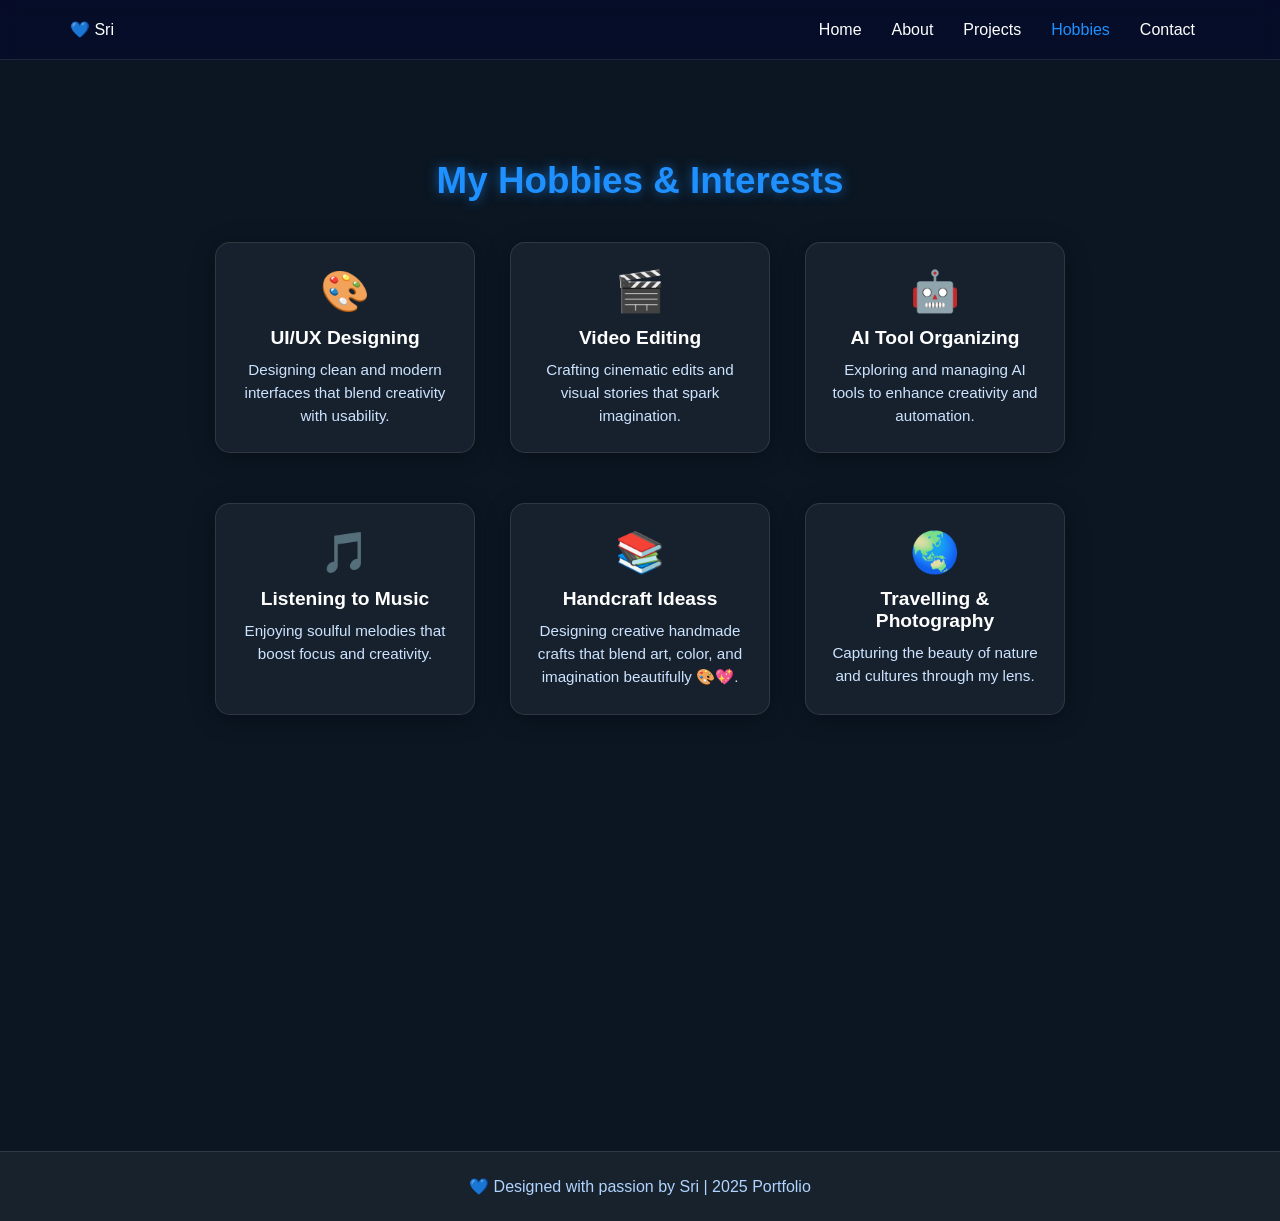
<file: hobbies.html>
<!DOCTYPE html>
<html lang="en">
<head>
  <meta charset="UTF-8">
  <meta name="viewport" content="width=device-width, initial-scale=1.0">
  <title>Hobbies | Sri Portfolio</title>
  <link rel="stylesheet" href="style.css">

  <style>
    /* === Main Hobby Section === */
    .hobby-section {
    text-align: center;
    padding: 100px 70px;
    animation: fadeInUp 1.2s ease;
  }

  .hobby-section h2 {
    color: #1e90ff;
    font-size: 2.3rem;
    margin-bottom: 40px;
    text-shadow: 0 0 12px rgba(30,144,255,0.6);
    animation: glowText 2s ease-in-out infinite alternate;
  }

  .hobby-grid {
    display: flex;
    flex-wrap: wrap;
    justify-content: center;
    gap: 35px;
    margin-bottom: 50px; /* 🟦 Added space between each row */
  }
    .hobby-card {
      background: rgba(255, 255, 255, 0.05);
      border: 1px solid rgba(255,255,255,0.1);
      border-radius: 15px;
      padding: 25px;
      width: 260px;
      text-align: center;
      transition: 0.4s ease;
      box-shadow: 0 4px 25px rgba(0,0,0,0.3);
      position: relative;
    }

    .hobby-card:hover {
      transform: translateY(-10px);
      box-shadow: 0 8px 35px rgba(30,144,255,0.3);
    }

    .hobby-icon {
      font-size: 2.5rem;
      margin-bottom: 12px;
      animation: bounce 2s infinite ease-in-out;
    }

    .hobby-card h3 {
      color: #fff;
      margin-bottom: 10px;
      font-size: 1.2rem;
    }

    .hobby-card p {
      color: #cce3ff;
      font-size: 0.95rem;
      line-height: 1.5;
    }

    /* === Animated 3-line Section === */
    .fun-section {
      margin-top: 100px;
      text-align: center;
      color: #fff;
      min-height: 100px;
    }

    .fun-line {
      font-size: 1.3rem;
      opacity: 0;
      animation: showLine 9s infinite;
    }

    .fun-line span {
      font-size: 2rem;
      display: block;
      animation: pulse 1.5s infinite ease-in-out;
    }

    .fun-line:nth-child(1) { animation-delay: 0s; }
    .fun-line:nth-child(2) { animation-delay: 3s; }
    .fun-line:nth-child(3) { animation-delay: 6s; }

    @keyframes showLine {
      0%, 10% { opacity: 1; transform: translateY(0); }
      20%, 100% { opacity: 0; transform: translateY(-15px); }
    }

    @keyframes pulse {
      0%, 100% { transform: scale(1); }
      50% { transform: scale(1.2); }
    }

    @keyframes bounce {
      0%, 100% { transform: translateY(0); }
      50% { transform: translateY(-8px); }
    }

    @keyframes fadeInUp {
      from { opacity: 0; transform: translateY(40px); }
      to { opacity: 1; transform: translateY(0); }
    }

    @keyframes glowText {
      from { text-shadow: 0 0 6px #1e90ff, 0 0 15px #1e90ff; }
      to { text-shadow: 0 0 18px #1e90ff, 0 0 35px #1e90ff; }
    }

    @media (max-width: 768px) {
      .hobby-section { padding: 60px 30px; }
      .hobby-grid { flex-direction: column; align-items: center; }
    }

    footer {
      text-align: center;
      padding: 25px 0;
      color: #b0d4ff;
      background: rgba(255,255,255,0.05);
      margin-top: 50px;
      border-top: 1px solid rgba(255,255,255,0.1);
    }
  </style>
</head>

<body>
  <header>
    <div class="logo">💙 Sri</div>
    <nav>
      <ul>
        <li><a href="index.html">Home</a></li>
        <li><a href="about.html">About</a></li>
        <li><a href="projects.html">Projects</a></li>
        <li><a href="hobbies.html" class="active">Hobbies</a></li>
        <li><a href="contact.html">Contact</a></li>
      </ul>
    </nav>
  </header>

  <section class="hobby-section">
    <h2>My Hobbies & Interests</h2>

        <div class="hobby-grid">
      <!-- Row 1 -->
      <div class="hobby-card">
        <div class="hobby-icon">🎨</div>
        <h3>UI/UX Designing</h3>
        <p>Designing clean and modern interfaces that blend creativity with usability.</p>
      </div>

      <div class="hobby-card">
        <div class="hobby-icon">🎬</div>
        <h3>Video Editing</h3>
        <p>Crafting cinematic edits and visual stories that spark imagination.</p>
      </div>

      <div class="hobby-card">
        <div class="hobby-icon">🤖</div>
        <h3>AI Tool Organizing</h3>
        <p>Exploring and managing AI tools to enhance creativity and automation.</p>
      </div>
    </div>

    <!-- Row 2 -->
    <div class="hobby-grid">
      <div class="hobby-card">
        <div class="hobby-icon">🎵</div>
        <h3>Listening to Music</h3>
        <p>Enjoying soulful melodies that boost focus and creativity.</p>
      </div>

      <div class="hobby-card">
        <div class="hobby-icon">📚</div>
        <h3>Handcraft Ideass</h3>
        <p>Designing creative handmade crafts that blend art, color, and imagination beautifully 🎨💖.</p>
      </div>

      <div class="hobby-card">
        <div class="hobby-icon">🌏</div>
        <h3>Travelling & Photography</h3>
        <p>Capturing the beauty of nature and cultures through my lens.</p>
      </div>
    </div>

    <!-- ✨ Animated one-by-one emoji lines -->
    <div class="fun-section">
      <div class="fun-line"><span>🌸</span> Creativity gives me wings</div>
      <div class="fun-line"><span>🎨</span> Every design tells a story</div>
      <div class="fun-line"><span>💫</span> Keep exploring, keep shining</div>
    </div>
  </section>

  <footer>💙 Designed with passion by Sri | 2025 Portfolio</footer>
</body>
</html>
</file>
<file: style.css>
* {
  margin: 0;
  padding: 0;
  box-sizing: border-box;
  font-family: "Poppins", sans-serif;
}

body {
  background-color: #0b1622;
  color: #fff;
  overflow-x: hidden;
}
.logo-container {
  position: relative;
  display: inline-block;
  font-size: 2rem;
  font-weight: bold;
  color: #333;
}

.logo {
  display: inline-block;
  position: relative;
  z-index: 2;
  animation: glow 3s infinite alternate;
}

.butterfly {
  position: absolute;
  left: -40px;
  top: -10px;
  font-size: 1.8rem;
  animation: flyAround 6s ease-in-out infinite;
  z-index: 1;
}

/* Butterfly flying animation */
@keyframes flyAround {
  0% { transform: translate(0, 0) rotate(0deg); opacity: 1; }
  25% { transform: translate(40px, -30px) rotate(20deg); }
  50% { transform: translate(80px, 10px) rotate(-20deg); }
  75% { transform: translate(40px, 30px) rotate(10deg); }
  100% { transform: translate(0, 0) rotate(0deg); opacity: 1; }
}

/* Soft glowing effect on your name */
@keyframes glow {
  from { text-shadow: 0 0 10px #6ec1e4, 0 0 20px #6ec1e4; }
  to { text-shadow: 0 0 20px #a1d8f0, 0 0 40px #a1d8f0; }
}

header {
  display: flex;
  justify-content: space-between;
  align-items: center;
  padding: 20px 70px;
  background: rgba(0, 0, 50, 0.4);
  backdrop-filter: blur(8px);
  border-bottom: 1px solid rgba(255, 255, 255, 0.1);
}



nav ul {
  display: flex;
  list-style: none;
}

nav ul li {
  margin: 0 15px;
}

nav ul li a {
  text-decoration: none;
  color: white;
  transition: 0.3s;
}

nav ul li a:hover, nav ul li a.active {
  color: #1e90ff;
}

/* Hero Section */
.hero-modern {
  display: flex;
  justify-content: space-between;
  align-items: center;
  padding: 100px 80px;
  gap: 50px;
}

.hero-text {
  max-width: 600px;
}

.hero-text h1 {
  font-size: 2.8rem;
  color: #fff;
}

.hero-text span {
  color: #1e90ff;
}

.tagline {
  font-size: 1.3rem;
  margin-top: 10px;
  color: #b0d4ff;
}

.intro {
  margin: 20px 0;
  line-height: 1.6;
  color: #d0e0f0;
}

.hero-buttons .btn, .btn-outline {
  display: inline-block;
  padding: 10px 25px;
  border-radius: 25px;
  margin-right: 15px;
  text-decoration: none;
  font-weight: 500;
}

.btn {
  background-color: #1e90ff;
  color: white;
}

.btn-outline {
  border: 2px solid #1e90ff;
  color: #1e90ff;
}

.hero-image img {
  width: 350px;
  filter: drop-shadow(0px 0px 20px #1e90ff60);
}

/* Tiny hover glow (subtle) */
.social-icons img:hover {
  transform: scale(1.1);
  filter: drop-shadow(0 0 3px rgba(30,144,255,0.7));
}


/* Skills */
.skills-modern {
  text-align: center;
  padding: 60px 80px;
}

.skills-container {
  display: flex;
  justify-content: center;
  flex-wrap: wrap;
  gap: 25px;
  margin-top: 30px;
}

.skill {
  background: rgba(255, 255, 255, 0.05);
  border-radius: 10px;
  padding: 15px 25px;
  font-weight: 500;
  transition: 0.3s;
}

.skill i {
  color: #1e90ff;
  margin-right: 10px;
}

.skill:hover {
  background: rgba(30, 144, 255, 0.15);
}

/* Featured Project */
.featured {
  text-align: center;
  padding: 60px 80px;
  background: #0f1e33;
}

.featured-box {
  display: flex;
  justify-content: center;
  align-items: center;
  gap: 50px;
  flex-wrap: wrap;
}

.featured-text {
  max-width: 500px;
  text-align: left;
}

.featured img {
  width: 200px;
  border-radius: 10px;
}

/* Footer */
footer {
  text-align: center;
  padding: 25px;
  background: rgba(255, 255, 255, 0.05);
  margin-top: 50px;
  color: #b0d4ff;
}
</file>
